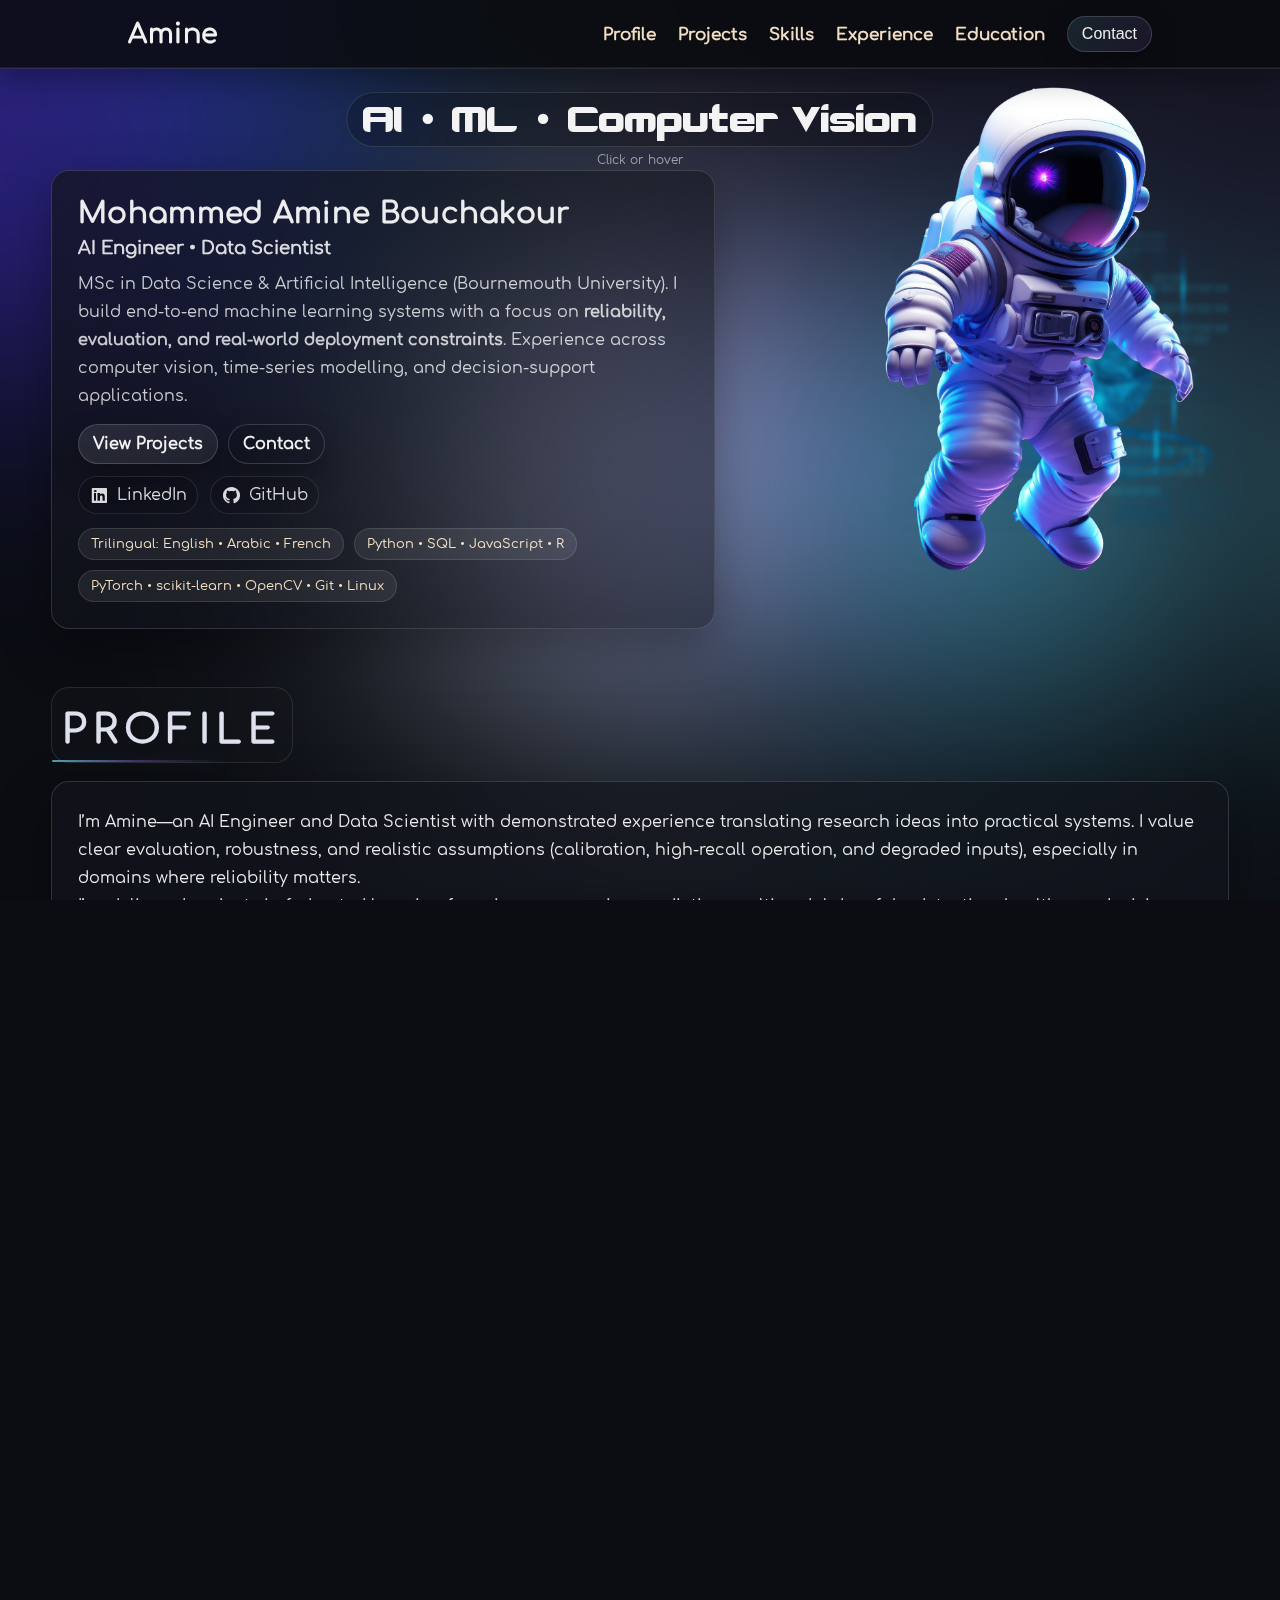
<file: index.cool.html>
<!DOCTYPE html>
<html lang="en">
<head>
  <meta charset="UTF-8" />
  <meta name="viewport" content="width=device-width, initial-scale=1.0" />

  <title>Mohammed Amine Bouchakour | AI Engineer & Data Scientist</title>
  <meta name="description"
    content="Amine Bouchakour — AI Engineer & Data Scientist. Projects in federated intrusion prediction, multimodal deepfake detection, healthcare decision support, and computer vision." />

  <!-- Social previews (safe defaults; add og:image if you have one) -->
  <meta property="og:title" content="Mohammed Amine Bouchakour | AI Engineer & Data Scientist" />
  <meta property="og:description"
    content="AI Engineer & Data Scientist. Projects in federated learning, multimodal deepfake detection, healthcare decision support, and computer vision." />
  <meta property="og:type" content="website" />
  <meta name="twitter:card" content="summary" />

  <meta name="theme-color" content="#0f1115" />

  <link rel="stylesheet" href="index.cool.css" />

  <!-- Icons (Boxicons) -->
  <link rel="preconnect" href="https://unpkg.com" crossorigin />
  <link href="https://unpkg.com/boxicons@2.1.4/css/boxicons.min.css" rel="stylesheet" />

  <script src="index.js" defer></script>
</head>

<body id="home">
  <a class="skip-link" href="#main">Skip to content</a>

  <!-- Background effects -->
  <div id="blob" aria-hidden="true"></div>
  <div id="blob2" aria-hidden="true"></div>
  <div id="blob3" aria-hidden="true"></div>
  <div id="blur" aria-hidden="true"></div>

  <!-- Header -->
  <header class="header" role="banner">
    <a href="#home" class="logo" aria-label="Go to top">Amine</a>

    <!-- Checkbox-driven mobile nav (kept), with improved a11y attributes controlled by JS -->
    <input type="checkbox" id="check" aria-label="Open navigation menu" />
    <label for="check" class="icons" aria-label="Toggle navigation">
      <i class="bx bx-menu" id="menu-icon" aria-hidden="true"></i>
      <i class="bx bx-x" id="close-icon" aria-hidden="true"></i>
    </label>

    <nav class="navbar" aria-label="Primary navigation">
      <a href="#about" data-nav="about" style="--i:0;">Profile</a>
      <a href="#projects" data-nav="projects" style="--i:1;">Projects</a>
      <a href="#skills" data-nav="skills" style="--i:2;">Skills</a>
      <a href="#experience" data-nav="experience" style="--i:3;">Experience</a>
      <a href="#education" data-nav="education" style="--i:4;">Education</a>
      <button type="button" class="nav-cta" data-scroll="#contact">Contact</button>
    </nav>
  </header>

  <!-- Scramble badge (click/hover) -->
  <div class="scramble-wrap" aria-hidden="false">
    <h2 id="heroText" data-value="AI • ML • Computer Vision">AI • ML • Computer Vision</h2>
    <p class="scramble-hint">Click or hover</p>
  </div>

  <!-- HERO -->
  <section class="hero" aria-label="Hero">
    <div class="hero-left">
      <div class="hero-card">
        <h1>Mohammed Amine Bouchakour</h1>
        <h3>AI Engineer • Data Scientist</h3>

        <p>
          MSc in Data Science & Artificial Intelligence (Bournemouth University). I build end-to-end machine learning
          systems with a focus on <strong>reliability, evaluation, and real-world deployment constraints</strong>.
          Experience across computer vision, time-series modelling, and decision-support applications.
        </p>

        <div class="hero-actions" role="group" aria-label="Primary actions">
          <a class="btn" href="#projects">View Projects</a>
          <a class="btn btn-ghost" href="#contact">Contact</a>
        </div>

        <div class="hero-links" aria-label="External links">
          <a class="icon-link" href="https://www.linkedin.com/in/aminebouchakour" target="_blank"
            rel="noopener noreferrer">
            <i class="bx bxl-linkedin-square" aria-hidden="true"></i><span>LinkedIn</span>
          </a>
          <a class="icon-link" href="https://github.com/aminebch" target="_blank" rel="noopener noreferrer">
            <i class="bx bxl-github" aria-hidden="true"></i><span>GitHub</span>
          </a>
          <!-- Optional: add your CV PDF -->
          <!-- <a class="icon-link" href="assets/Amine_Bouchakour_CV.pdf" target="_blank" rel="noopener">
              <i class="bx bxs-file-pdf" aria-hidden="true"></i><span>CV</span>
          </a> -->
        </div>

        <div class="hero-badges" aria-label="Highlights">
          <span class="badge">Trilingual: English • Arabic • French</span>
          <span class="badge">Python • SQL • JavaScript • R</span>
          <span class="badge">PyTorch • scikit-learn • OpenCV • Git • Linux</span>
        </div>
      </div>
    </div>

    <div class="hero-right" aria-hidden="true">
      <div class="img2">
        <img src="assets/12345.png" alt="" loading="lazy" decoding="async" />
      </div>

      <div class="img1">
        <img src="assets/logaro2.png" alt="" loading="lazy" decoding="async" />
      </div>
    </div>
  </section>

  <main id="main" class="content">
    <!-- ABOUT -->
    <section id="about" class="section" aria-label="Profile">
      <h5>Profile</h5>
      <div class="section-card">
        <p>
          I’m Amine—an AI Engineer and Data Scientist with demonstrated experience translating research ideas into
          practical systems. I value clear evaluation, robustness, and realistic assumptions (calibration, high-recall
          operation, and degraded inputs), especially in domains where reliability matters.
        </p>

        <p>
          I’ve delivered projects in federated learning for privacy-preserving prediction, multimodal deepfake detection,
          healthcare decision support, and computer vision classification pipelines. I also contributed as a co-inventor
          to a filed patent for an inventory/security automation system.
        </p>

        <div class="about-media">
          <video autoplay loop muted playsinline preload="none" src="assets/vid.mp4" aria-label="Project demo video">
            Your browser does not support the video tag.
          </video>
        </div>
      </div>
    </section>

    <!-- PROJECTS -->
    <section id="projects" class="section" aria-label="Projects">
      <h5>Projects</h5>

      <div class="section-card">
        <p class="lead">
          Featured work emphasizes robust evaluation and real-world constraints (privacy, calibration, high-recall
          performance, and missing/degraded modalities).
        </p>

        <div class="project-grid">
          <!-- Featured 1 -->
          <article class="project-card">
            <div class="project-head">
              <h6>Multimodal Deepfake Detection (Audio–Visual)</h6>
              <span class="pill">95.27% Accuracy</span>
            </div>
            <p>
              Built a multimodal deepfake detection system combining audio, video, and lip–audio synchrony cues, designed
              to remain reliable when one modality is missing or degraded.
            </p>
            <ul>
              <li>Audio: Wav2Vec2 + MLP</li>
              <li>Video: EfficientNet-B4 + Transformer</li>
              <li>Integration: late fusion + robustness checks</li>
            </ul>
            <div class="tags">
              <span class="tag">Computer Vision</span>
              <span class="tag">Audio</span>
              <span class="tag">Transformers</span>
              <span class="tag">Robustness</span>
            </div>
            <div class="project-actions">
              <!-- Add links if you have them -->
              <!-- <a class="btn btn-small" href="https://github.com/..." target="_blank" rel="noopener">Code</a> -->
              <!-- <a class="btn btn-small btn-ghost" href="assets/deepfake_report.pdf" target="_blank" rel="noopener">Report</a> -->
            </div>
          </article>

          <!-- Featured 2 -->
          <article class="project-card">
            <div class="project-head">
              <h6>Federated Intrusion Prediction for Healthcare</h6>
              <span class="pill">Privacy-Preserving</span>
            </div>
            <p>
              Built a federated learning system to predict cyber intrusions across healthcare sites without centralizing
              sensitive data, using multi-horizon time-series forecasting for early warning.
            </p>
            <ul>
              <li>Multi-horizon prediction across simulated hospital sites</li>
              <li>Evaluation: early-warning capability, precision at high recall</li>
              <li>Calibration analysis to expose deployment trade-offs</li>
            </ul>
            <div class="tags">
              <span class="tag">Federated Learning</span>
              <span class="tag">Time-Series</span>
              <span class="tag">Calibration</span>
              <span class="tag">Healthcare</span>
            </div>
          </article>
        </div>

        <div class="divider"></div>

        <h6 class="subhead">Additional Projects</h6>

        <article class="project">
          <h6>Intelligent EMR System with Clinical Decision Support (Healthcare AI)</h6>
          <ul>
            <li>Designed an EMR decision-support system to enhance patient safety in nephrology workflows.</li>
            <li>Implemented adverse drug effect detection, drug–drug interactions, and renal-insufficiency medication support.</li>
            <li>Delivered real-time alerts during prescribing for safer, evidence-based decisions.</li>
          </ul>

          <div class="gallery" data-gallery="emr" aria-label="EMR screenshots gallery">
            <button class="thumb" type="button" aria-label="Open EMR screenshot 1">
              <img src="assets/app2/1(1).jpg" alt="EMR screenshot 1" loading="lazy" decoding="async" />
            </button>
            <button class="thumb" type="button" aria-label="Open EMR screenshot 2">
              <img src="assets/app2/1(2).jpg" alt="EMR screenshot 2" loading="lazy" decoding="async" />
            </button>
            <button class="thumb" type="button" aria-label="Open EMR screenshot 3">
              <img src="assets/app2/1(3).jpg" alt="EMR screenshot 3" loading="lazy" decoding="async" />
            </button>
            <button class="thumb" type="button" aria-label="Open EMR screenshot 4">
              <img src="assets/app2/1(4).jpg" alt="EMR screenshot 4" loading="lazy" decoding="async" />
            </button>
          </div>
          <p class="note">Click images to expand.</p>
        </article>

        <article class="project">
          <h6>American Sign Language Gesture Classification (Computer Vision)</h6>
          <ul>
            <li>Built an end-to-end ASL recognition pipeline; compared CNN baselines vs improved CNN vs pose-landmark + SVM.</li>
            <li>Implemented augmentation, reproducible splits, and evaluation (accuracy/F1, confusion matrix).</li>
            <li>Selected best-performing model and applied transfer learning to a custom hand-digit dataset.</li>
          </ul>
        </article>

        <article class="project">
          <h6>Integrated Vending Machine Inventory Management & Security System (Patent Filed) — Co-Inventor</h6>
          <ul>
            <li>Co-invented an automated inventory/security system; contributed to a filed patent.</li>
            <li>Designed IoT communication workflows and secure data acquisition via GPRS for remote monitoring.</li>
            <li>Supported system integration across device communication and mobile monitoring interface.</li>
          </ul>
        </article>

        <article class="project">
          <h6>Phishing URL Detection (ML + Data Cleaning)</h6>
          <ul>
            <li>Cleaned and analyzed a large phishing URL dataset (~235k samples); trained LightGBM / neural models.</li>
            <li>Feature selection + generalization testing for reliable detection.</li>
          </ul>
        </article>

        <article class="project">
          <h6>Patient-Centric Pharmacy Applications</h6>
          <ul>
            <li>Developed healthcare apps supporting remote medication ordering, reminders, and pharmacist order management.</li>
          </ul>

          <div class="gallery" data-gallery="pharmacy" aria-label="Pharmacy app screenshots gallery">
            <button class="thumb" type="button" aria-label="Open pharmacy app screenshot 1">
              <img src="assets/app/1.jpg" alt="Pharmacy app screenshot 1" loading="lazy" decoding="async" />
            </button>
            <button class="thumb" type="button" aria-label="Open pharmacy app screenshot 2">
              <img src="assets/app/2.jpg" alt="Pharmacy app screenshot 2" loading="lazy" decoding="async" />
            </button>
            <button class="thumb" type="button" aria-label="Open pharmacy app screenshot 3">
              <img src="assets/app/3.jpg" alt="Pharmacy app screenshot 3" loading="lazy" decoding="async" />
            </button>
            <button class="thumb" type="button" aria-label="Open pharmacy app screenshot 4">
              <img src="assets/app/4.jpg" alt="Pharmacy app screenshot 4" loading="lazy" decoding="async" />
            </button>
          </div>
          <p class="note">Click images to expand.</p>
        </article>
      </div>
    </section>

    <!-- SKILLS -->
    <section id="skills" class="section" aria-label="Skills">
      <h5>Skills</h5>
      <div class="section-card">
        <p class="lead">
          I build ML systems with reproducible experimentation and deployment-aware evaluation. Key strengths include
          robustness testing, clear metrics, and practical problem-solving.
        </p>

        <div class="skills-cards">
          <div class="skill-card">
            <h6>Core</h6>
            <div class="chips">
              <span class="chip">Python</span>
              <span class="chip">SQL</span>
              <span class="chip">JavaScript</span>
              <span class="chip">R</span>
              <span class="chip">Linux/Bash</span>
              <span class="chip">Git</span>
            </div>
          </div>

          <div class="skill-card">
            <h6>ML / DL</h6>
            <div class="chips">
              <span class="chip">PyTorch</span>
              <span class="chip">scikit-learn</span>
              <span class="chip">TensorFlow</span>
              <span class="chip">NumPy</span>
              <span class="chip">Pandas</span>
              <span class="chip">Jupyter/Colab</span>
            </div>
          </div>

          <div class="skill-card">
            <h6>Focus Areas</h6>
            <div class="chips">
              <span class="chip">Computer Vision</span>
              <span class="chip">Time-Series</span>
              <span class="chip">Multimodal Learning</span>
              <span class="chip">Federated Learning</span>
              <span class="chip">Calibration</span>
              <span class="chip">High-Recall Evaluation</span>
            </div>
          </div>

          <div class="skill-card">
            <h6>Tools</h6>
            <div class="chips">
              <span class="chip">OpenCV</span>
              <span class="chip">MATLAB</span>
              <span class="chip">Microsoft Office</span>
              <span class="chip">Flutter (basic)</span>
            </div>
          </div>
        </div>
      </div>
    </section>

    <!-- EXPERIENCE -->
    <section id="experience" class="section" aria-label="Experience">
      <h5>Experience</h5>
      <div class="section-card">
        <article class="project">
          <div class="row">
            <h6>Artificial Intelligence Engineer — INSY2S</h6>
            <span class="meta">Aug 2024 – Nov 2024</span>
          </div>
          <ul>
            <li>Delivered ML solutions across multiple use-cases: data preparation, feature engineering, training, and evaluation.</li>
            <li>Built reusable pipelines in Python (PyTorch / scikit-learn) emphasizing reproducibility and reliability.</li>
            <li>Collaborated cross-functionally to align ML outputs with performance and integration constraints.</li>
          </ul>
        </article>
      </div>
    </section>

    <!-- EDUCATION -->
    <section id="education" class="section" aria-label="Education">
      <h5>Education</h5>
      <div class="section-card">
        <ul class="timeline">
          <li>
            <div class="row">
              <strong>Bournemouth University</strong>
              <span class="meta">2024–2025</span>
            </div>
            <div class="meta">MSc Data Science & Artificial Intelligence — Merit (64/100)</div>
          </li>
          <li>
            <div class="row">
              <strong>Bournemouth University International College</strong>
              <span class="meta">2023–2024</span>
            </div>
            <div class="meta">Pre-Master’s Programme</div>
          </li>
          <li>
            <div class="row">
              <strong>University of Ahmed Ben Bella — Oran1</strong>
              <span class="meta">2019–2023</span>
            </div>
            <div class="meta">BSc Computer Science</div>
          </li>
        </ul>
      </div>
    </section>

    <!-- EXTRACURRICULAR -->
    <section id="extra" class="section" aria-label="Extracurricular">
      <h5>Extracurricular</h5>
      <div class="section-card two-col">
        <article class="project">
          <h6>Athletics</h6>
          <ul>
            <li>Black Belt in Karate; multiple competition achievements.</li>
            <li>American Football offensive team (Bournemouth University).</li>
          </ul>
        </article>

        <article class="project">
          <h6>Community</h6>
          <ul>
            <li>Environmental and social initiatives supporting sustainable projects.</li>
            <li>Attended conferences on AI and startup business models.</li>
          </ul>
        </article>
      </div>
    </section>

    <!-- CONTACT -->
    <section id="contact" class="section" aria-label="Contact">
      <h5>Contact</h5>
      <div class="section-card">
        <div class="contact-grid">
          <div class="option">
            <strong>Email</strong>
            <a href="mailto:aminebouchakour19@gmail.com">aminebouchakour19@gmail.com</a>
          </div>
          <div class="option">
            <strong>Phone</strong>
            <a href="tel:+447459142381">+44 7459 142381</a>
          </div>
          <div class="option">
            <strong>LinkedIn</strong>
            <a href="https://www.linkedin.com/in/aminebouchakour" target="_blank" rel="noopener noreferrer">
              linkedin.com/in/aminebouchakour
            </a>
          </div>
          <div class="option">
            <strong>GitHub</strong>
            <a href="https://github.com/aminebch" target="_blank" rel="noopener noreferrer">
              github.com/aminebch
            </a>
          </div>
        </div>
      </div>
    </section>

    <footer class="footer" role="contentinfo">
      <p>© <span id="year"></span> Mohammed Amine Bouchakour</p>
    </footer>
  </main>

  <!-- Image modal -->
  <div class="modal" id="imgModal" aria-hidden="true" aria-modal="true" role="dialog" aria-label="Image preview">
    <div class="modal-backdrop" data-close="true"></div>
    <div class="modal-content" role="document" tabindex="-1">
      <button class="modal-close" id="modalClose" type="button" aria-label="Close image" data-close="true">
        <i class="bx bx-x" aria-hidden="true"></i>
      </button>
      <img id="modalImg" alt="Expanded preview" />
    </div>
  </div>

  <noscript>
    <div style="padding: 14px; margin: 14px; border: 1px solid rgba(255,255,255,.2); border-radius: 12px; background: rgba(0,0,0,.35);">
      This site works best with JavaScript enabled (navigation enhancements and image modal).
    </div>
  </noscript>
</body>
</html>
</file>
<file: index.cool.css>
/* ============================
   Base / Reset + Theme
============================ */
:root {
  --bg: #0f1115;
  --panel: rgba(22, 24, 30, 0.55);
  --panel-strong: rgba(22, 24, 30, 0.70);
  --border: rgba(255, 255, 255, 0.10);
  --text: rgba(255, 255, 255, 0.92);
  --muted: rgba(255, 255, 255, 0.72);
  --muted2: rgba(255, 255, 255, 0.60);
  --accent: rgba(168, 240, 216, 0.35);
  --shadow: rgba(0, 0, 0, 0.30);
  --radius: 16px;
}

* {
  box-sizing: border-box;
  margin: 0;
  padding: 0;
}

@font-face {
  font-family: myFont;
  src: url(assets/com.ttf.ttf);
  font-display: swap;
}

@font-face {
  font-family: myFont2;
  src: url(assets/Robotica.ttf);
  font-display: swap;
}

html,
body {
  width: 100%;
  height: 100%;
  background-color: var(--bg);
  color: var(--text);
  font-family: myFont, system-ui, -apple-system, Segoe UI, Roboto, Arial, sans-serif;
  overflow-x: hidden;
}

/* Accessibility */
.skip-link {
  position: absolute;
  left: -999px;
  top: 8px;
  background: #000;
  color: #fff;
  padding: 10px 12px;
  border-radius: 10px;
  border: 1px solid var(--border);
  z-index: 99999;
}

.skip-link:focus {
  left: 10px;
}

/* Scrollbar */
::-webkit-scrollbar {
  width: 10px;
}

::-webkit-scrollbar-track {
  background-color: rgba(255, 255, 255, 0.12);
}

::-webkit-scrollbar-thumb {
  border-radius: 999px;
  background: linear-gradient(rgb(105, 187, 253), rgb(83, 0, 236));
}

/* ============================
   Background blobs + blur
============================ */
#blob,
#blob2,
#blob3,
#blur {
  pointer-events: none;
}

@keyframes rotate {
  from {
    rotate: 0deg;
  }

  50% {
    scale: 1 1.4;
  }

  to {
    rotate: 360deg;
  }
}

#blob {
  height: 34vmax;
  aspect-ratio: 1;
  position: fixed;
  left: 50%;
  top: 50%;
  translate: -50% -50%;
  border-radius: 50%;
  background: linear-gradient(to right, lightcyan, mediumpurple);
  animation: rotate 20s linear infinite;
  opacity: 0.55;
  z-index: 0;
  will-change: transform, left, top;
}

#blob2 {
  height: 30vmax;
  aspect-ratio: 1;
  position: fixed;
  left: 78%;
  top: 55%;
  translate: -50% -50%;
  border-radius: 50%;
  background: linear-gradient(to right, rgba(51, 187, 255, 0.7), rgba(124, 239, 255, 0.75));
  animation: rotate 24s linear infinite;
  opacity: 0.35;
  z-index: 0;
}

#blob3 {
  height: 32vmax;
  aspect-ratio: 1;
  position: fixed;
  left: 12%;
  top: 18%;
  translate: -50% -50%;
  border-radius: 50%;
  background: linear-gradient(to right, rgba(102, 0, 204, 0.8), rgba(0, 102, 204, 0.75));
  animation: rotate 26s linear infinite;
  opacity: 0.30;
  z-index: 0;
}

#blur {
  height: 100%;
  width: 110%;
  position: fixed;
  z-index: 1;
  backdrop-filter: blur(6vmax);
}

/* Reduced motion */
@media (prefers-reduced-motion: reduce) {

  #blob,
  #blob2,
  #blob3 {
    animation: none;
  }

  #blur {
    backdrop-filter: blur(2vmax);
  }
}

/* ============================
   Header / Navbar
============================ */
.header {
  position: fixed;
  top: 0;
  left: 0;
  width: 100%;
  padding: 1.0rem 10%;
  display: flex;
  justify-content: space-between;
  align-items: center;
  z-index: 10000;
}

.header::before {
  content: "";
  position: absolute;
  inset: 0;
  background: rgba(0, 0, 0, 0.25);
  backdrop-filter: blur(28px);
  border-bottom: 1px solid rgba(255, 255, 255, 0.06);
  z-index: -1;
}

.logo {
  font-size: 1.7rem;
  color: rgba(255, 255, 255, 0.95);
  text-decoration: none;
  font-weight: 800;
  letter-spacing: 0.02em;
}

.navbar {
  display: flex;
  align-items: center;
  gap: 22px;
}

.navbar a {
  font-size: 1.05rem;
  color: rgba(255, 235, 205, 0.95);
  text-decoration: none;
  font-weight: 600;
  transition: 0.20s ease;
}

.navbar a:hover {
  transform: translateY(-1px);
  text-shadow: 0 0 10px rgba(168, 240, 216, 0.28);
}

#check {
  display: none;
}

.icons {
  font-size: 2.4rem;
  color: rgba(255, 235, 205, 0.95);
  cursor: pointer;
  display: none;
}

.nav-cta {
  background: transparent;
  color: rgba(255, 255, 255, 0.92);
  padding: 8px 14px;
  border-radius: 999px;
  font-size: 1rem;
  border: 1px solid rgba(255, 255, 255, 0.18);
  transition: 0.25s ease;
  cursor: pointer;
}

.nav-cta:hover {
  background: rgba(255, 255, 255, 0.08);
  box-shadow: 0 0 14px rgba(168, 240, 216, 0.18);
}

/* Mobile nav */
@media (max-width: 890px) {
  .icons {
    display: inline-flex;
  }

  #check:checked~.icons #menu-icon {
    display: none;
  }

  .icons #close-icon {
    display: none;
  }

  #check:checked~.icons #close-icon {
    display: block;
  }

  .navbar {
    position: absolute;
    top: 100%;
    right: 0;
    width: 100%;
    height: 0;
    overflow: hidden;
    flex-direction: column;
    gap: 12px;
    padding: 0;
    background: rgba(0, 0, 0, 0.25);
    backdrop-filter: blur(28px);
    border-bottom: 1px solid rgba(255, 255, 255, 0.06);
    transition: 0.30s ease;
  }

  #check:checked~.navbar {
    height: 18.5rem;
    padding: 14px 0;
  }

  .navbar a,
  .navbar button {
    width: 90%;
    text-align: center;
    transform: translateY(-10px);
    opacity: 0;
    transition: 0.20s ease;
  }

  #check:checked~.navbar a,
  #check:checked~.navbar button {
    transform: translateY(0);
    opacity: 1;
    transition-delay: calc(.08s * var(--i));
  }
}

/* ============================
   Scramble badge
============================ */
.scramble-wrap {
  position: fixed;
  left: 50%;
  top: 92px;
  transform: translateX(-50%);
  z-index: 9000;
  display: grid;
  justify-items: center;
  gap: 6px;
}

#heroText {
  font-family: myFont2, system-ui, -apple-system, Segoe UI, Roboto, Arial, sans-serif;
  font-size: clamp(1.4rem, 2.8vw, 3.2rem);
  font-weight: 300;
  color: rgba(255, 255, 255, 0.95);
  white-space: nowrap;
  padding: 0.35rem 1.0rem;
  border-radius: 999px;
  background: rgba(0, 0, 0, 0.20);
  border: 1px solid rgba(255, 255, 255, 0.12);
  backdrop-filter: blur(16px);
  cursor: pointer;
  user-select: none;
  text-align: center;
}

.scramble-hint {
  font-size: 12px;
  color: rgba(255, 255, 255, 0.55);
}

/* Hide scramble hint on very small screens */
@media (max-width: 520px) {
  .scramble-hint {
    display: none;
  }
}

/* ============================
   Hero layout
============================ */
.hero {
  position: relative;
  z-index: 5;
  width: min(1180px, 92vw);
  margin: 170px auto 0;
  display: grid;
  grid-template-columns: 1.15fr 0.85fr;
  gap: 24px;
  align-items: center;
}

.hero-card {
  background: var(--panel);
  border: 1px solid rgba(255, 255, 255, 0.12);
  backdrop-filter: blur(26px);
  padding: 26px;
  border-radius: var(--radius);
  box-shadow: 0 12px 40px var(--shadow);
}

.hero-card h1 {
  font-size: clamp(22px, 2.3vw, 30px);
  letter-spacing: 0.01em;
  margin-bottom: 8px;
}

.hero-card h3 {
  font-size: clamp(14px, 1.6vw, 18px);
  color: rgba(255, 255, 255, 0.85);
  margin-bottom: 12px;
}

.hero-card p {
  color: rgba(255, 255, 255, 0.78);
  line-height: 1.75;
}

.hero-actions {
  margin-top: 14px;
  display: flex;
  gap: 10px;
  flex-wrap: wrap;
}

.btn {
  display: inline-block;
  padding: 10px 14px;
  border-radius: 999px;
  border: 1px solid rgba(255, 255, 255, 0.14);
  background: rgba(255, 255, 255, 0.08);
  color: rgba(255, 255, 255, 0.95);
  text-decoration: none;
  font-weight: 800;
  transition: 0.18s ease;
}

.btn:hover {
  background: rgba(255, 255, 255, 0.12);
  box-shadow: 0 0 16px rgba(168, 240, 216, 0.16);
  transform: translateY(-1px);
}

.btn-ghost {
  background: rgba(0, 0, 0, 0.12);
}

.btn-small {
  padding: 8px 12px;
  font-size: 0.95rem;
}

.hero-links {
  margin-top: 12px;
  display: flex;
  gap: 12px;
  flex-wrap: wrap;
}

.icon-link {
  display: inline-flex;
  gap: 8px;
  align-items: center;
  color: rgba(255, 255, 255, 0.85);
  text-decoration: none;
  padding: 8px 10px;
  border-radius: 999px;
  border: 1px solid rgba(255, 255, 255, 0.10);
  background: rgba(0, 0, 0, 0.10);
  transition: 0.18s ease;
}

.icon-link:hover {
  background: rgba(255, 255, 255, 0.08);
  transform: translateY(-1px);
}

.icon-link i {
  font-size: 20px;
}

.hero-badges {
  margin-top: 14px;
  display: flex;
  flex-wrap: wrap;
  gap: 10px;
}

.badge {
  font-size: 13px;
  padding: 8px 12px;
  border-radius: 999px;
  background: rgba(0, 0, 0, 0.18);
  border: 1px solid rgba(255, 255, 255, 0.12);
  color: rgba(255, 235, 205, 0.95);
}

/* hero images */
.hero-right {
  position: relative;
  min-height: 360px;
}

.img2 {
  position: absolute;
  right: 0;
  top: 0;
  z-index: 2;
  filter: blur(2px);
  width: min(340px, 72%);
  opacity: 0.9;
}

.img2 img {
  width: 100%;
  height: auto;
}

.img1 {
  position: absolute;
  right: 20px;
  bottom: -10px;
  z-index: 3;
  width: min(340px, 75%);
}

.img1 img {
  width: 100%;
  height: auto;
}

/* Responsive hero */
@media (max-width: 980px) {
  .hero {
    grid-template-columns: 1fr;
    margin-top: 170px;
  }

  .hero-right {
    min-height: 320px;
  }

  .img2,
  .img1 {
    right: 50%;
    transform: translateX(50%);
  }
}

/* ============================
   Sections
============================ */
.content {
  width: min(1180px, 92vw);
  margin: 28px auto 70px;
  position: relative;
  z-index: 5;
}

.section {
  margin-top: 58px;
}

.section h5 {
  font-size: clamp(26px, 3.4vw, 40px);
  font-weight: 900;
  color: rgba(232, 237, 250, 0.95);
  text-align: center;
  margin: 0 auto 18px;
  padding: 20px 10px;
  border: 1px solid rgba(255, 255, 255, 0.10);
  background: rgba(20, 22, 28, 0.40);
  backdrop-filter: blur(22px);
  border-radius: var(--radius);
}

.section-card {
  background: var(--panel-strong);
  border: 1px solid rgba(255, 255, 255, 0.10);
  border-radius: var(--radius);
  padding: 26px;
  line-height: 1.75;
  box-shadow: 0 10px 36px var(--shadow);
}

.lead {
  color: rgba(230, 206, 226, 0.92);
  margin-bottom: 12px;
}

.note {
  color: rgba(255, 255, 255, 0.55);
  font-size: 0.95rem;
  margin-top: 10px;
}

.divider {
  height: 1px;
  margin: 22px 0;
  background: rgba(255, 255, 255, 0.10);
}

.subhead {
  margin: 10px 0 2px;
  font-size: 1.15rem;
  color: rgba(255, 255, 255, 0.90);
}

/* About video */
.about-media {
  margin-top: 18px;
  border-radius: 14px;
  overflow: hidden;
  border: 1px solid rgba(255, 255, 255, 0.10);
}

.about-media video {
  width: 100%;
  height: auto;
  display: block;
}

/* ============================
   Projects
============================ */
.project-grid {
  display: grid;
  grid-template-columns: 1fr 1fr;
  gap: 14px;
  margin-top: 10px;
}

.project-card {
  padding: 18px;
  border-radius: 14px;
  background: rgba(0, 0, 0, 0.18);
  border: 1px solid rgba(255, 255, 255, 0.10);
  transition: 0.18s ease-out;
}

.project-card:hover {
  background: rgba(0, 0, 0, 0.25);
  transform: translateY(-2px);
}

.project-head {
  display: flex;
  justify-content: space-between;
  align-items: baseline;
  gap: 10px;
  flex-wrap: wrap;
  margin-bottom: 8px;
}

.project-card h6 {
  font-size: 1.1rem;
  color: rgba(232, 237, 250, 0.98);
}

.pill {
  font-size: 12px;
  padding: 6px 10px;
  border-radius: 999px;
  border: 1px solid rgba(255, 255, 255, 0.12);
  background: rgba(255, 255, 255, 0.06);
  color: rgba(255, 255, 255, 0.85);
}

.project-card p {
  color: rgba(255, 255, 255, 0.75);
  margin-bottom: 8px;
}

.project-card ul {
  padding-left: 18px;
  color: rgba(255, 255, 255, 0.72);
  line-height: 1.7;
}

.tags {
  margin-top: 10px;
  display: flex;
  flex-wrap: wrap;
  gap: 8px;
}

.tag {
  font-size: 12px;
  padding: 6px 10px;
  border-radius: 999px;
  background: rgba(0, 0, 0, 0.16);
  border: 1px solid rgba(255, 255, 255, 0.10);
  color: rgba(255, 235, 205, 0.95);
}

.project-actions {
  margin-top: 12px;
  display: flex;
  gap: 10px;
  flex-wrap: wrap;
}

/* Classic project blocks */
.project {
  margin-top: 16px;
  padding: 18px;
  border-radius: 14px;
  background: rgba(0, 0, 0, 0.16);
  border: 1px solid rgba(255, 255, 255, 0.10);
}

.project h6 {
  font-size: 1.1rem;
  margin-bottom: 8px;
  color: rgba(232, 237, 250, 0.98);
}

.project ul {
  padding-left: 18px;
  color: rgba(255, 255, 255, 0.72);
  line-height: 1.75;
}

/* Gallery thumbnails + modal click */
.gallery {
  margin-top: 14px;
  display: flex;
  flex-wrap: wrap;
  gap: 10px;
  justify-content: center;
}

.thumb {
  border: 1px solid rgba(255, 255, 255, 0.10);
  background: rgba(0, 0, 0, 0.12);
  border-radius: 10px;
  overflow: hidden;
  padding: 0;
  cursor: pointer;
  transition: 0.18s ease;
}

.thumb:hover {
  transform: translateY(-2px);
}

.thumb img {
  width: 140px;
  height: 90px;
  object-fit: cover;
  display: block;
  opacity: 0.88;
}

/* ============================
   Skills
============================ */
.skills-cards {
  display: grid;
  grid-template-columns: 1fr 1fr;
  gap: 14px;
  margin-top: 12px;
}

.skill-card {
  padding: 18px;
  border-radius: 14px;
  background: rgba(0, 0, 0, 0.16);
  border: 1px solid rgba(255, 255, 255, 0.10);
}

.skill-card h6 {
  font-size: 1.05rem;
  margin-bottom: 10px;
  color: rgba(232, 237, 250, 0.98);
}

.chips {
  display: flex;
  flex-wrap: wrap;
  gap: 8px;
}

.chip {
  font-size: 12px;
  padding: 6px 10px;
  border-radius: 999px;
  border: 1px solid rgba(255, 255, 255, 0.12);
  background: rgba(255, 255, 255, 0.05);
  color: rgba(255, 255, 255, 0.84);
}

/* ============================
   Timeline, layout helpers
============================ */
.timeline {
  list-style: none;
  padding-left: 0;
  display: grid;
  gap: 12px;
  margin-top: 6px;
}

.timeline li {
  padding: 14px;
  border-radius: 12px;
  border: 1px solid rgba(255, 255, 255, 0.10);
  background: rgba(0, 0, 0, 0.14);
}

.row {
  display: flex;
  justify-content: space-between;
  gap: 12px;
  align-items: baseline;
  flex-wrap: wrap;
}

.meta {
  color: rgba(255, 255, 255, 0.70);
  font-size: 14px;
}

.two-col {
  display: grid;
  grid-template-columns: 1fr 1fr;
  gap: 14px;
}

/* Contact */
.contact-grid {
  display: grid;
  grid-template-columns: 1fr 1fr;
  gap: 14px;
  margin-top: 8px;
}

.option {
  font-weight: 900;
  background: rgba(255, 255, 255, 0.06);
  padding: 18px;
  border-radius: 18px;
  border: 1px solid rgba(255, 255, 255, 0.10);
  transition: 0.18s ease;
}

.option:hover {
  transform: translateY(-2px);
}

.option strong {
  display: block;
  margin-bottom: 8px;
  color: rgba(255, 235, 205, 0.95);
  font-size: 12px;
  letter-spacing: 0.08em;
  text-transform: uppercase;
}

.option a {
  color: rgba(255, 255, 255, 0.92);
  text-decoration: none;
  word-break: break-word;
}

.option a:hover {
  text-decoration: underline;
}

/* Footer */
.footer {
  text-align: center;
  margin-top: 28px;
  color: rgba(255, 255, 255, 0.65);
}

/* ============================
   Modal
============================ */
.modal {
  position: fixed;
  inset: 0;
  display: none;
  z-index: 99999;
}

.modal[aria-hidden="false"] {
  display: block;
}

.modal-backdrop {
  position: absolute;
  inset: 0;
  background: rgba(0, 0, 0, 0.65);
  backdrop-filter: blur(6px);
}

.modal-content {
  position: relative;
  width: min(980px, 92vw);
  margin: 8vh auto 0;
  background: rgba(18, 20, 26, 0.90);
  border: 1px solid rgba(255, 255, 255, 0.12);
  border-radius: 16px;
  overflow: hidden;
  box-shadow: 0 20px 60px rgba(0, 0, 0, 0.55);
}

.modal-content img {
  width: 100%;
  height: auto;
  display: block;
}

.modal-close {
  position: absolute;
  top: 10px;
  right: 10px;
  border-radius: 999px;
  border: 1px solid rgba(255, 255, 255, 0.12);
  background: rgba(0, 0, 0, 0.30);
  color: rgba(255, 255, 255, 0.92);
  padding: 8px;
  cursor: pointer;
}

.modal-close i {
  font-size: 22px;
}

/* Responsive */
@media (max-width: 980px) {
  .project-grid {
    grid-template-columns: 1fr;
  }

  .skills-cards {
    grid-template-columns: 1fr;
  }

  .two-col {
    grid-template-columns: 1fr;
  }

  .contact-grid {
    grid-template-columns: 1fr;
  }
}

/* ============================
   Additions: a11y + UX polish
============================ */
html {
  scroll-behavior: smooth;
  scroll-padding-top: 110px; /* accounts for fixed header */
}

@media (prefers-reduced-motion: reduce) {
  html { scroll-behavior: auto; }
  * { transition: none !important; }
}

/* Clear keyboard focus */
:focus-visible {
  outline: 2px solid rgba(168, 240, 216, 0.65);
  outline-offset: 3px;
}

/* Keep section anchors from hiding under fixed header */
.section { scroll-margin-top: 110px; }

/* Active nav state (set by JS via aria-current) */
.navbar a[aria-current="true"] {
  text-shadow: 0 0 14px rgba(168, 240, 216, 0.30);
  border-bottom: 1px solid rgba(168, 240, 216, 0.35);
  padding-bottom: 4px;
}

/* Scramble badge: avoid overflow on small screens */
#heroText {
  max-width: min(92vw, 820px);
  overflow: hidden;
  text-overflow: ellipsis;
}

/* Thumbnail buttons should show focus */
.thumb:focus-visible,
.nav-cta:focus-visible,
.icon-link:focus-visible,
.btn:focus-visible {
  outline: 2px solid rgba(168, 240, 216, 0.65);
  outline-offset: 3px;
}



/* ============================
   Cool theme overrides (visual polish)
   - Stronger glassmorphism
   - Improved depth (shadows + hover)
   - Cleaner typography rhythm
   - Subtle neon accents (teal + violet)
============================ */

:root{
  --bg: #0b0d12;
  --panel: rgba(18, 20, 28, 0.55);
  --panel-strong: rgba(18, 20, 28, 0.72);
  --border: rgba(255, 255, 255, 0.12);
  --text: rgba(255, 255, 255, 0.92);
  --muted: rgba(255, 255, 255, 0.74);
  --muted2: rgba(255, 255, 255, 0.60);

  /* main accent used throughout existing CSS */
  --accent: rgba(122, 231, 255, 0.32);

  /* extra accents for new effects */
  --accent2: rgba(162, 108, 255, 0.26);
  --glow: rgba(122, 231, 255, 0.22);
  --glow2: rgba(162, 108, 255, 0.18);
  --shadow: rgba(0,0,0,0.38);
  --radius: 18px;
}

/* Background becomes richer without changing layout */
body{
  background:
    radial-gradient(1000px 600px at 14% 10%, rgba(122,231,255,0.10), transparent 55%),
    radial-gradient(900px 520px at 86% 18%, rgba(162,108,255,0.11), transparent 58%),
    radial-gradient(780px 520px at 52% 92%, rgba(168,240,216,0.08), transparent 55%),
    var(--bg);
}

/* Stronger blur panels */
.section-card,
.hero-card{
  background: linear-gradient(135deg, rgba(18,20,28,0.72), rgba(18,20,28,0.45));
  border: 1px solid rgba(255,255,255,0.14);
  box-shadow: 0 18px 50px rgba(0,0,0,0.35);
  backdrop-filter: blur(14px);
  -webkit-backdrop-filter: blur(14px);
}

/* Header: more "premium" glass */
.header{
  background: rgba(12,14,20,0.55);
  border-bottom: 1px solid rgba(255,255,255,0.10);
  backdrop-filter: blur(16px);
  -webkit-backdrop-filter: blur(16px);
  box-shadow: 0 10px 30px rgba(0,0,0,0.30);
}

/* Section headings: subtle underline glow */
.section > h5{
  position: relative;
  display: inline-block;
  padding-bottom: 10px;
  letter-spacing: 0.16em;
  text-transform: uppercase;
}
.section > h5::after{
  content:"";
  position:absolute;
  left:0;
  bottom:0;
  width: 72%;
  height: 2px;
  border-radius: 999px;
  background: linear-gradient(90deg, rgba(122,231,255,0.65), rgba(162,108,255,0.35), transparent);
  box-shadow: 0 0 18px rgba(122,231,255,0.20);
}

/* Buttons: modern CTA */
.btn{
  border: 1px solid rgba(255,255,255,0.16);
  background: linear-gradient(135deg, rgba(255,255,255,0.10), rgba(255,255,255,0.06));
  box-shadow: 0 12px 28px rgba(0,0,0,0.32);
}
.btn:hover{
  transform: translateY(-1px);
  box-shadow: 0 16px 38px rgba(0,0,0,0.38), 0 0 0 1px rgba(122,231,255,0.18) inset;
}
.btn-ghost{
  background: rgba(0,0,0,0.10);
}
.btn-ghost:hover{
  box-shadow: 0 16px 38px rgba(0,0,0,0.34), 0 0 0 1px rgba(162,108,255,0.18) inset;
}

/* Nav CTA */
.nav-cta{
  border: 1px solid rgba(255,255,255,0.16);
  background: linear-gradient(135deg, rgba(122,231,255,0.12), rgba(162,108,255,0.10));
  box-shadow: 0 10px 28px rgba(0,0,0,0.30);
}
.navbar a:hover{
  text-shadow: 0 0 18px rgba(122,231,255,0.22);
}

/* Project cards: stronger depth + hover lift */
.project-card{
  background: linear-gradient(135deg, rgba(255,255,255,0.08), rgba(0,0,0,0.14));
  border: 1px solid rgba(255,255,255,0.12);
  box-shadow: 0 18px 45px rgba(0,0,0,0.34);
  backdrop-filter: blur(12px);
  -webkit-backdrop-filter: blur(12px);
}
.project-card:hover{
  transform: translateY(-4px);
  box-shadow: 0 26px 70px rgba(0,0,0,0.40), 0 0 0 1px rgba(122,231,255,0.16) inset;
}

/* Tags / pills look more "designed" */
.pill{
  border: 1px solid rgba(255,255,255,0.14);
  background: linear-gradient(135deg, rgba(122,231,255,0.14), rgba(162,108,255,0.10));
}
.tag, .chip, .badge{
  border: 1px solid rgba(255,255,255,0.12);
  background: rgba(255,255,255,0.07);
}

/* Thumbnail hover */
.thumb{
  border: 1px solid rgba(255,255,255,0.12);
  background: rgba(0,0,0,0.14);
  box-shadow: 0 14px 35px rgba(0,0,0,0.32);
}
.thumb:hover{
  transform: translateY(-3px);
  box-shadow: 0 20px 48px rgba(0,0,0,0.40), 0 0 0 1px rgba(162,108,255,0.14) inset;
}

/* Modal: cleaner */
.modal-content{
  background: linear-gradient(135deg, rgba(18,20,28,0.92), rgba(18,20,28,0.70));
  border: 1px solid rgba(255,255,255,0.14);
  box-shadow: 0 30px 90px rgba(0,0,0,0.55);
}

/* Blob glow emphasis (keeps your existing movement/structure) */
#blob, #blob2, #blob3{
  filter: blur(90px);
  opacity: 0.9;
}
#blur{
  backdrop-filter: blur(120px);
  -webkit-backdrop-filter: blur(120px);
}

/* Respect reduced motion */
@media (prefers-reduced-motion: reduce){
  .btn:hover, .project-card:hover, .thumb:hover{ transform: none; }
}
</file>
